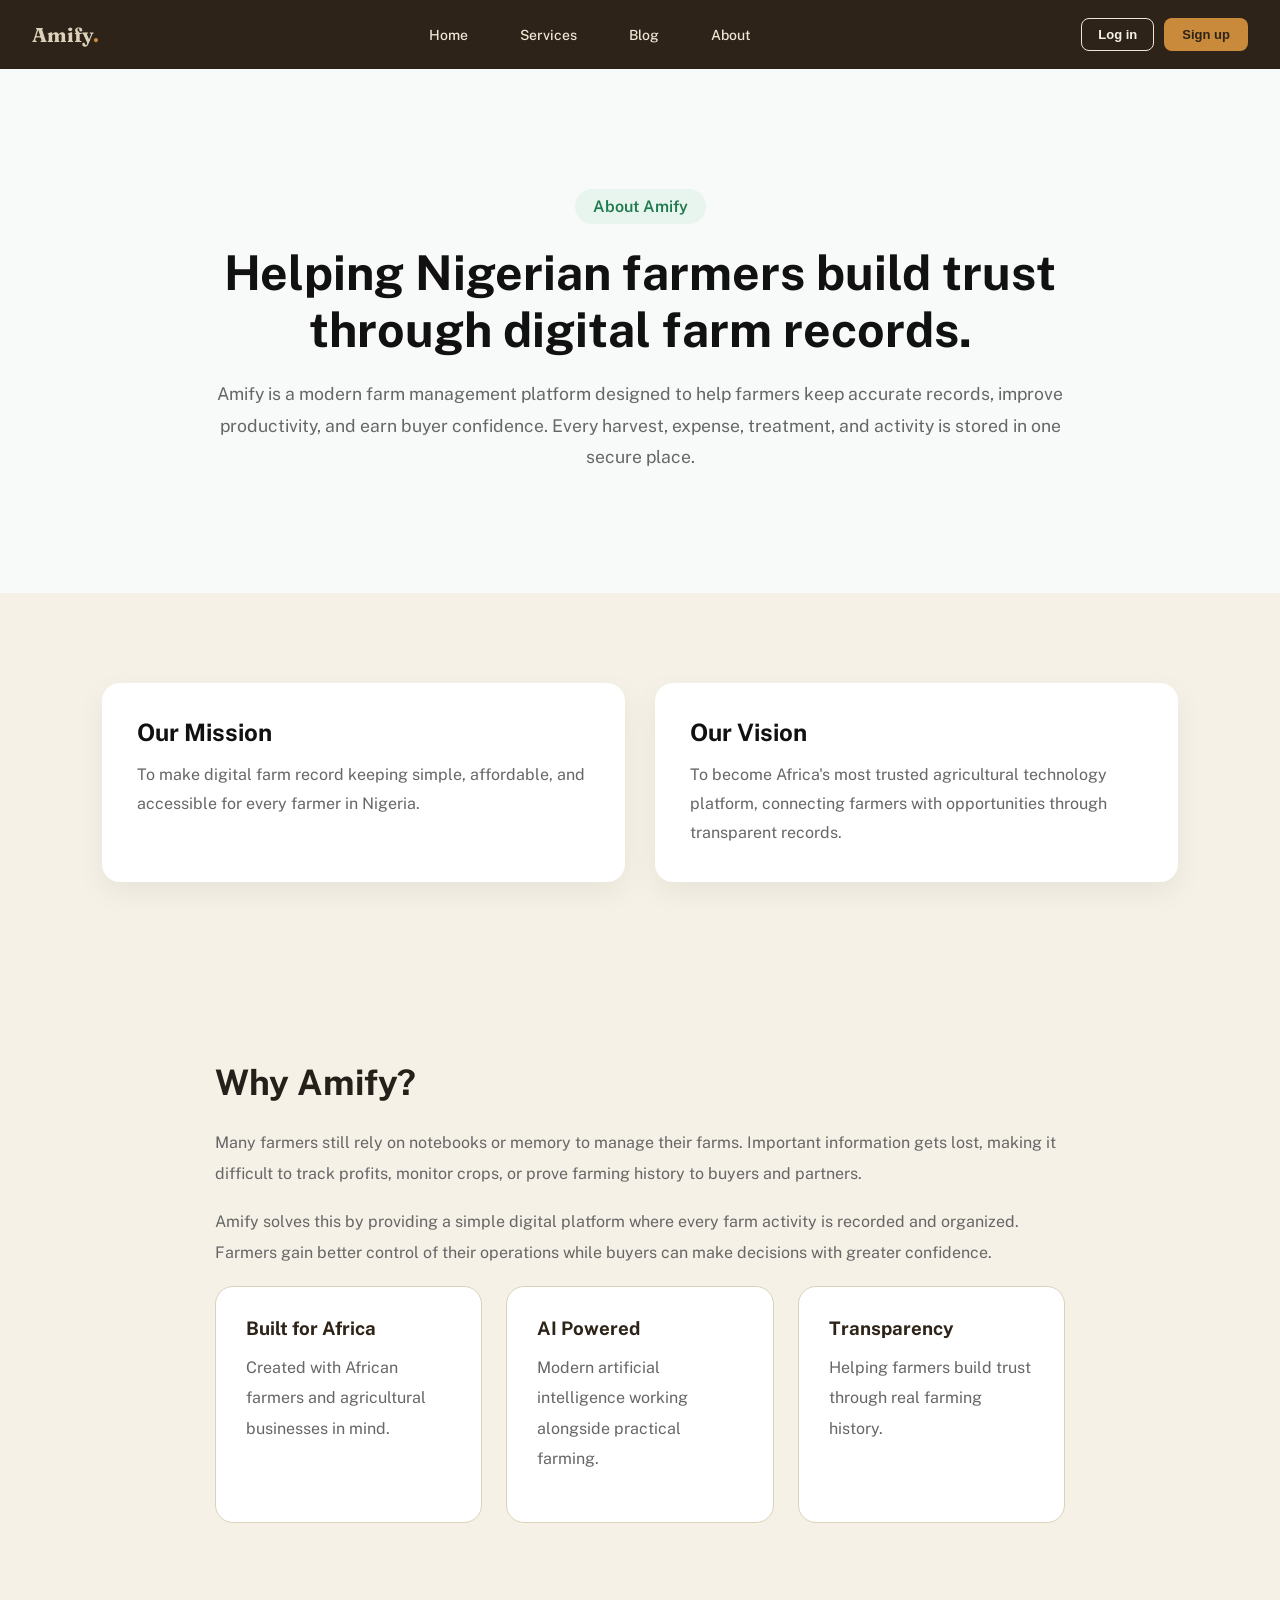
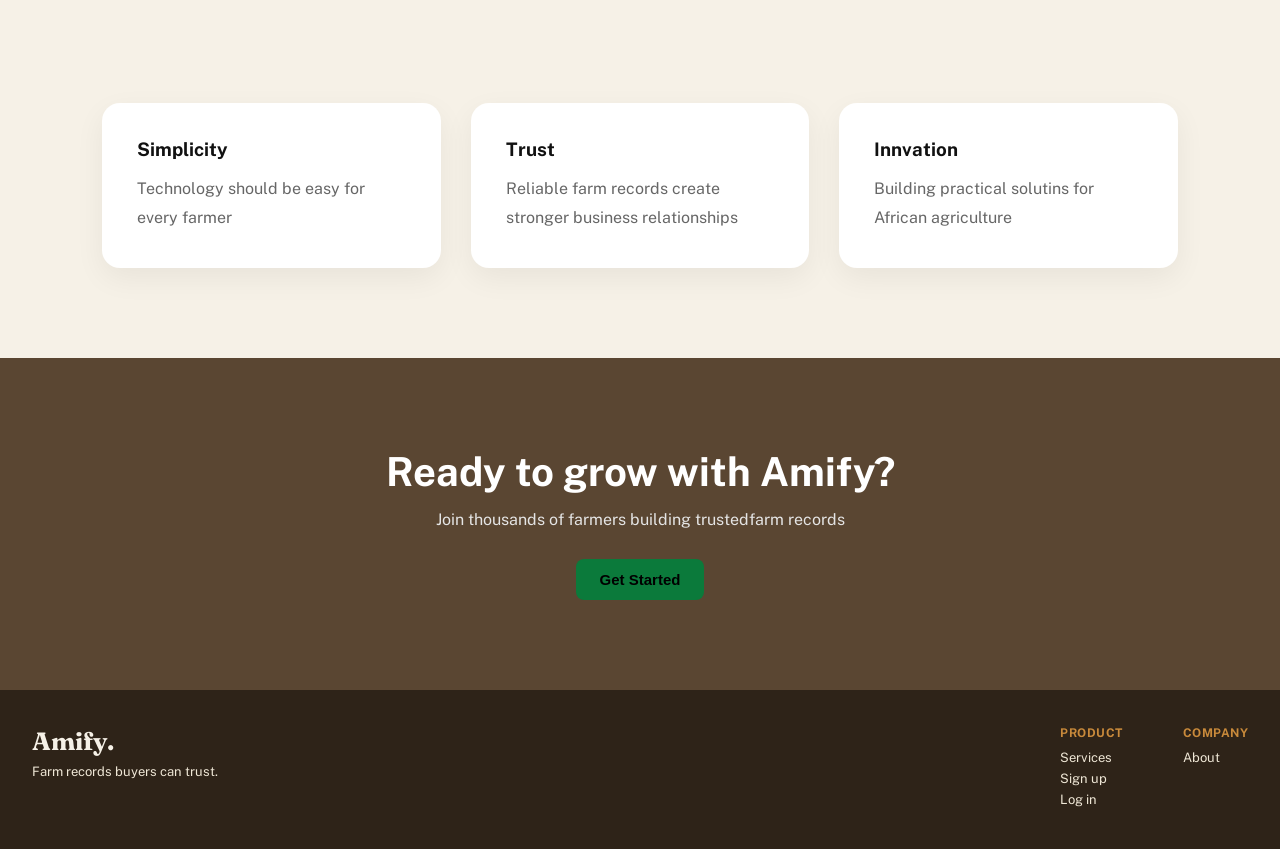
<file: about.html>
<!DOCTYPE html>
<html lang="en">
<head>
    <meta charset="UTF-8">
    <meta name="viewport" content="width=device-width, initial-scale=1.0">
    <title>About Amify</title>
    <link rel="stylesheet" href="about.css">
</head>
<body>
    <header class="site-header">
        <a href="index.html" class="brand">Amify<span>.</span></a>

        <nav class="site-nav">
            <a href="index.html">Home</a>
            <a href="services.html">Services</a>
            <a href="blog.html">Blog</a>
            <a href="about.html">About</a>
        </nav>

        <div class="header-actions">
            <a href="login.html"><button class="btn-outline">Log in</button></a>
            <a href="signup.html"><button class="btn-solid">Sign up</button></a>
        </div>
    </header>

    <section class="about-hero">
        <div class="about-container">
            <span class="tag">About Amify</span>
            <h1>Helping Nigerian farmers build trust through digital farm records.</h1>
            <p>
                Amify is a modern farm management platform designed to help farmers
                keep accurate records, improve productivity, and earn buyer confidence.
                Every harvest, expense, treatment, and activity is stored in one secure place.
            </p>
        </div>
    </section>

    <section class="mission-section">
        <div class="about-grid">
            <div class="card">
                <h2>Our Mission</h2>
                <p>
                    To make digital farm record keeping simple, affordable, and accessible
                    for every farmer in Nigeria.
                </p>
            </div>

            <div class="card">
                <h2>Our Vision</h2>
                <p>
                    To become Africa's most trusted agricultural technology platform,
                    connecting farmers with opportunities through transparent records.
                </p>
            </div>
        </div>
    </section>

    <section class="story-section">
        <div class="about-container">
            <h2>Why Amify?</h2>
            <p>
                Many farmers still rely on notebooks or memory to manage their farms.
                Important information gets lost, making it difficult to track profits,
                monitor crops, or prove farming history to buyers and partners.
            </p>

            <p>
                Amify solves this by providing a simple digital platform where every
                farm activity is recorded and organized. Farmers gain better control
                of their operations while buyers can make decisions with greater confidence.
            </p>

            <div class="why-grid">
                <div class="why-card">
                    <h3>Built for Africa</h3>
                    <p>
                        Created with African farmers and agricultural businesses in mind.
                    </p>
                </div>

                <div class="why-card">
                    <h3>AI Powered</h3>
                    <p>
                        Modern artificial intelligence working alongside practical farming.
                    </p>
                </div>

                <div class="why-card">
                    <h3>Transparency</h3>
                    <p>
                        Helping farmers build trust through real farming history.
                    </p>
                </div>
            </div>
        </div>
    </section>

    <section class="values">
        <div class="about-grid">
            <div class="card">
                <h3>Simplicity</h3>
                <p>Technology should be easy for every farmer</p>
            </div>

            <div class="card">
                <h3>Trust</h3>
                <p>Reliable farm records create stronger business relationships</p>
            </div>

            <div class="card">
                <h3>Innvation</h3>
                <p>Building practical solutins for African agriculture</p>
            </div>
        </div>
    </section>

    <section class="about-cta">
        <h2>Ready to grow with Amify?</h2>
        <p>Join thousands of farmers building trustedfarm records</p>
        
        <a href="signup.html">
            <button class="btn-large">Get Started</button>
        </a>
    </section>

    <footer class="site-footer">
        <div>
            <div class="fbrand">Amify.</div>
            <div>Farm records buyers can trust.</div>
        </div>

        <div class="footer-cols">
            <div class="footer-col">
                <h4>Product</h4>
                <a href="services.html">Services</a>
                <a href="signup.html">Sign up</a>
                <a href="login.html">Log in</a>
            </div>

            <div class="footer-col">
                <h4>Company</h4>
                <a href="about.html">About</a>
            </div>
        </div>
    </footer>
</body>
</html>
</file>
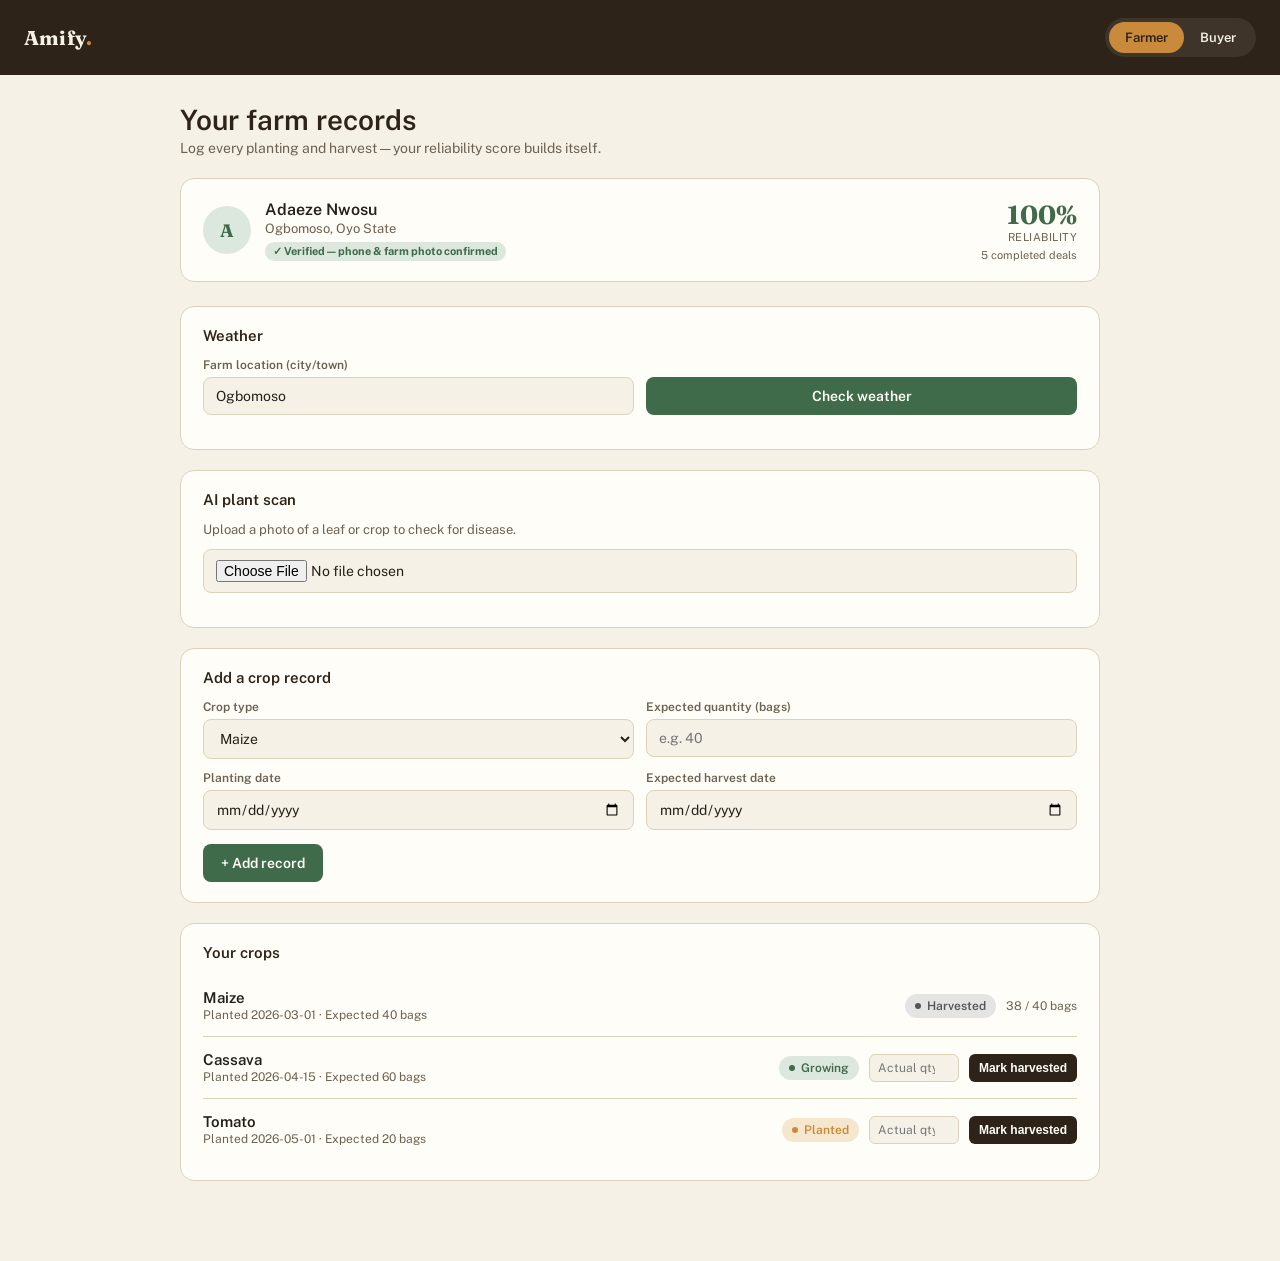
<file: dashboard.html>
<!DOCTYPE html>
<html lang="en">
<head>
    <meta charset="UTF-8">
    <meta name="viewport" content="width=device-width, initial-scale=1.0">
    <link rel="stylesheet" href="dashboard.css">
    <title>Dashboard</title>
</head>
<body>
    <div class="topbar">
        <div class="brand">Amify<span>.</span></div>
        <div class="toggle">
            <button class="active" id="tabFarmer" onclick="switchView('farmer')">Farmer</button>
            <button id="tabBuyer" onclick="switchView('buyer')">Buyer</button>
        </div>
    </div>

    <main>
        <div id="farmerView">
            <div class="section-head">
                <h1>Your farm records</h1>
                <p>Log every planting and harvest — your reliability score builds itself.</p>
            </div>

            <div class="profile-card">
                <div class="profile-left">
                    <div class="avatar" id="avatarInitial">A</div>
                    <div>
                        <div class="name">Adaeze Nwosu</div>
                        <div class="loc">Ogbomoso, Oyo State</div>
                        <div class="verified-badge">✓ Verified — phone & farm photo confirmed</div>
                    </div>
                </div>

                <div class="score-badge">
                    <div class="num" id="reliabilityScore">—</div>
                    <div class="label">Reliability</div>
                    <div class="deals-count" id="dealsCount">0 completed deals</div>
                </div>
            </div>
        
            <div class="card">
                <h3>Weather</h3>
                <div class="form-grid">
                    <div>
                        <label>Farm location (city/town)</label>
                        <input type="text" id="weatherCity" placeholder="e.g. Ogbomoso" value="Ogbomoso">
                    </div>

                    <div style="display: flex; align-items: flex-end;">
                        <button class="btn" style="margin-top: 0; width: 100%;" onclick="getWeather()">Check weather</button>
                    </div>
                </div>

                <div id="weatherResult" style="margin-top: 14px;"></div>
            </div>
            
            <div class="card">
                <h3>AI plant scan</h3>
                <p style="font-size: 13px; color: var(--ink-soft); margin-bottom: 12px;">Upload a photo of a leaf or crop to check for disease.</p>
                <input type="file" id="plantImage" accept="image/*" onchange="previewPlantImage()">

                <div id="plantPreviewWrap" style="margin-top:12px;display:none;">
                    <img id="plantPreview" style="max-width: 180px; border-radius: 10px; border: 1px solid var(--line); display: block; margin-bottom: 12px;">
                    <button class="btn harvest-btn" onclick="scanPlant()">Scan for disease</button>
                </div>

                <div id="plantResult" style="margin-top: 14px;"></div>
            </div>

            <div class="card">
                <h3>Add a crop record</h3>
                <div class="form-grid">
                    <div>
                        <label>Crop type</label>
                        <select id="cropType">
                            <option>Maize</option>
                            <option>Cassava</option>
                            <option>Yam</option>
                            <option>Rice</option>
                            <option>Tomato</option>
                            <option>Pepper</option>
                            <option>Beans</option>
                        </select>
                    </div>
        
                    <div>
                        <label>Expected quantity (bags)</label>
                        <input type="number" id="expectedQty" placeholder="e.g. 40">
                    </div>
        
                    <div>
                        <label>Planting date</label>
                        <input type="date" id="plantDate">
        
                    </div>
        
                    <div>
                        <label>Expected harvest date</label>
                        <input type="date" id="harvestDate">        
                    </div>
      
                </div>
                <button class="btn" onclick="addRecord()">+ Add record</button>
            </div>
            
            <div class="card">
                <h3>Your crops</h3>
                <div id="recordList"></div>
            </div>
        </div>

        <div id="buyerView" style="display: none;">
           <div class="section-head">
                <h1>Find reliable farmers</h1>
                <p>Filter by crop and location — reliability is based on real harvest history.</p>
            </div>

            <div class="filters">
                <select id="filterCrop" onchange="renderBuyerView()">
                    <option value="">All crops</option>
                    <option>Maize</option>
                    <option>Cassava</option>
                    <option>Yam</option>
                    <option>Rice</option>
                    <option>Tomato</option>
                </select> 
                <input type="text" id="filterLoc" placeholder="Search location..." oninput="renderBuyerView()">
            </div>
            <div class="farmer-grid" id="farmerGrid"></div>
        </div>
    </main>

    <div class="modal-overlay" id="chatOverlay">
        <div class="chat-modal">
            <div class="chat-head">
                <div>
                    <div class="cname" id="chatFarmerName"></div>
                    <div class="cloc" id="chatFarmerLoc"></div>
                </div>
                <button class="chat-close" onclick="closeChat()">×</button>
            </div>

            <div class="chat-body" id="chatBody"></div>

            <div class="chat-footer">
                <input type="text" id="chatInput" placeholder="Type a message..." onkeydown="if(event.key==='Enter')sendMessage()">
                <button onclick="sendMessage()">Send</button>
            </div>

            <div class="deal-bar">
                <button id="dealBtn" onclick="markDealComplete()">Mark deal completed</button>
                <div class="note">Confirms the deal happened through Amify — boosts this farmer's reliability score.</div>
            </div>
        </div>
    </div>

    <script src="dashboard.js"></script>
 </body>
</html>
</file>
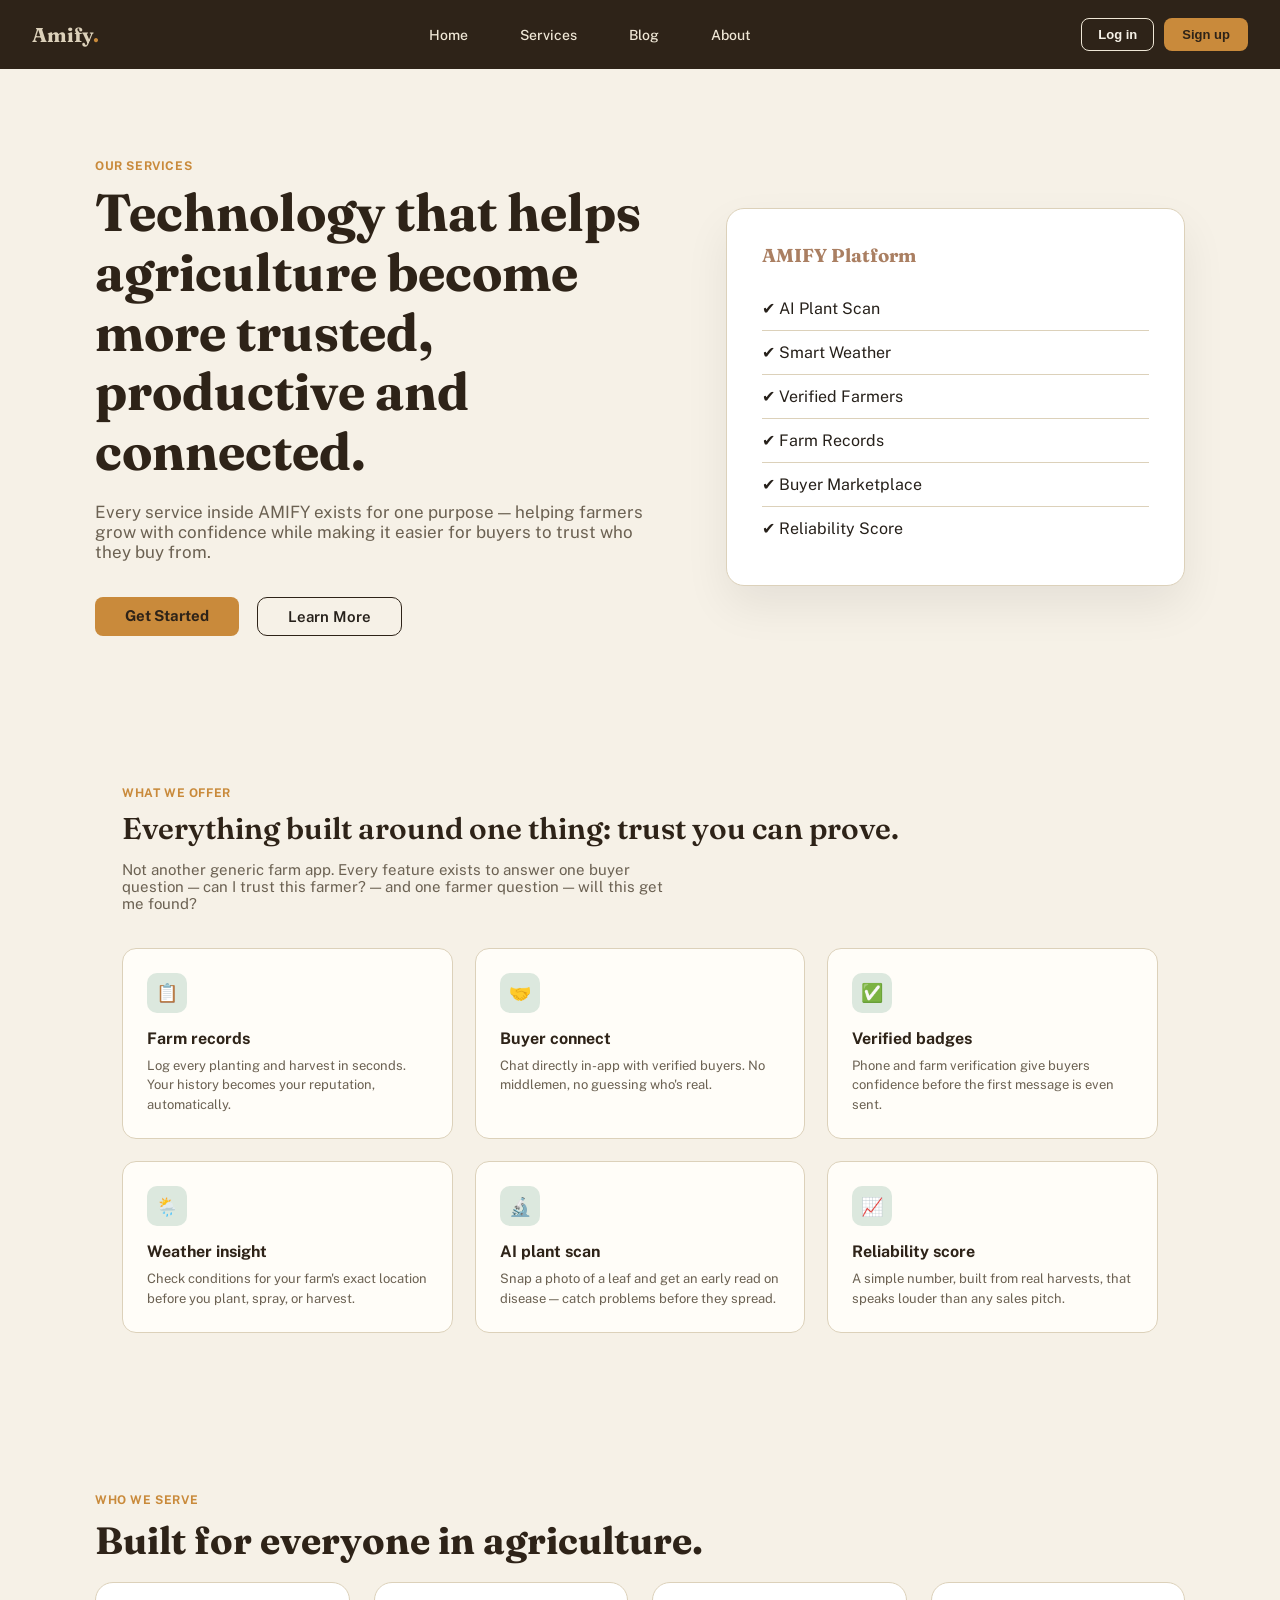
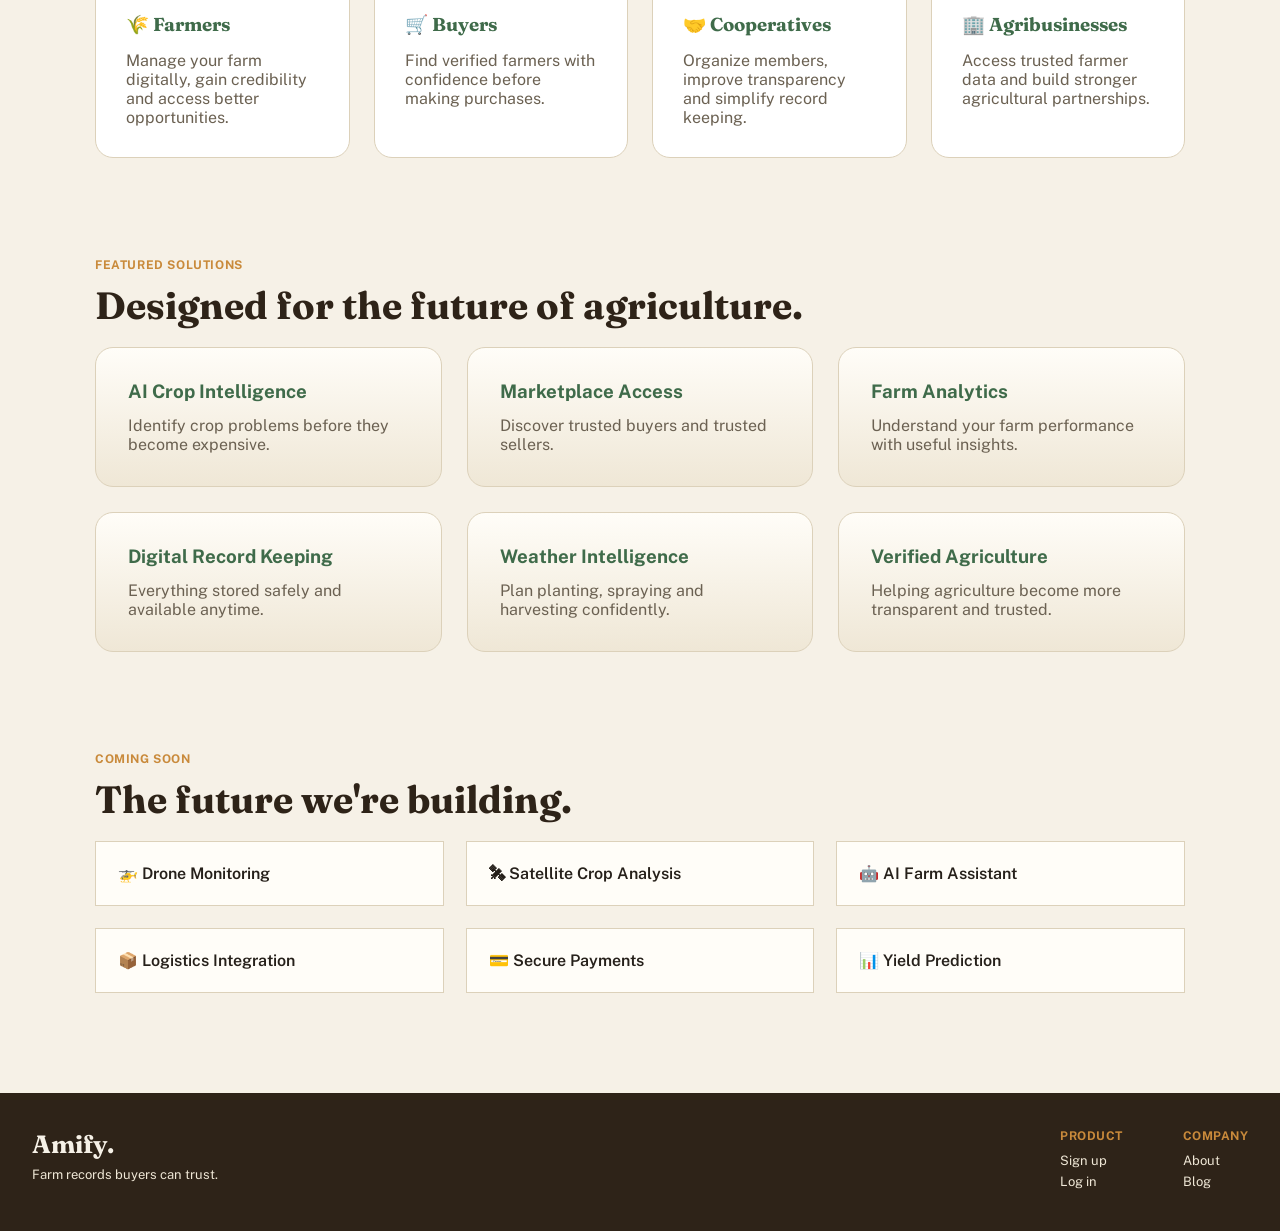
<file: services.html>
<!DOCTYPE html>
<html lang="en">
<head>
    <meta charset="UTF-8">
    <meta name="viewport" content="width=device-width, initial-scale=1.0">
    <link rel="stylesheet" href="services.css">
    <title>Services</title>
</head>
<body>
    <header class="site-header">
        <a href="index.html" class="brand">Amify<span>.</span></a>

        <nav class="site-nav">
            <a href="index.html">Home</a>
            <a href="services.html">Services</a>
            <a href="blog.html">Blog</a>
            <a href="about.html">About</a>
        </nav>

        <div class="header-actions">
            <a href="login.html"><button class="btn-outline">Log in</button></a>
            <a href="signup.html"><button class="btn-solid">Sign up</button></a>
        </div>
    </header>

    <section class="hero-services">
        <div class="hero-content">
            <p class="section-label">Our Services</p>
            <h1>Technology that helps agriculture become more trusted, productive and connected.</h1>
            <p class="lead">
                Every service inside AMIFY exists for one purpose — helping farmers grow with confidence while making it easier for buyers to trust who they buy from.
            </p>

            <div class="hero-buttons">
                <a href="signup.html" class="btn-solid">Get Started</a>
                <a href="about.html" class="btn-dark">Learn More</a>
            </div>
        </div>

        <div class="hero-image">
            <div class="hero-card">
                <h3>AMIFY Platform</h3>
                <ul>
                    <li>✔ AI Plant Scan</li>
                    <li>✔ Smart Weather</li>
                    <li>✔ Verified Farmers</li>
                    <li>✔ Farm Records</li>
                    <li>✔ Buyer Marketplace</li>
                    <li>✔ Reliability Score</li>
                </ul>

            </div>
        </div>

        
    </section>

    <section class="section" id="offer">
        <div class="section-label">
            What we offer
        </div>
            
        <h2>Everything built around one thing: trust you can prove.</h2>
            
        <p class="lead">
            Not another generic farm app. Every feature exists to answer one buyer question — can I trust this farmer? — and one farmer question — will this get me found?
        </p>

        <div class="offer-grid">
            <div class="offer-card">
                <div class="icon">📋</div>
                <h3>Farm records</h3>
                <p>Log every planting and harvest in seconds. Your history becomes your reputation, automatically.</p>
            </div>

            <div class="offer-card">
                <div class="icon">🤝</div>
                <h3>Buyer connect</h3>
                <p>Chat directly in-app with verified buyers. No middlemen, no guessing who's real.</p>
            </div>

            <div class="offer-card">
                <div class="icon">✅</div>
                <h3>Verified badges</h3>
                <p>Phone and farm verification give buyers confidence before the first message is even sent.</p>
            </div>

            <div class="offer-card">
                <div class="icon">🌦️</div>
                <h3>Weather insight</h3>
                <p>Check conditions for your farm's exact location before you plant, spray, or harvest.</p>
            </div>

            <div class="offer-card">
                <div class="icon">🔬</div>
                <h3>AI plant scan</h3>
                <p>Snap a photo of a leaf and get an early read on disease — catch problems before they spread.</p>
            </div>

            <div class="offer-card">
                <div class="icon">📈</div>
                <h3>Reliability score</h3>
                <p>A simple number, built from real harvests, that speaks louder than any sales pitch.</p>
            </div>
        </div>
    </section>

    <section class="who-we-serve">
        <div class="section-label">Who We Serve</div>
        <h2>Built for everyone in agriculture.</h2>
        <div class="serve-grid">
            <div class="serve-card">
                <h3>🌾 Farmers</h3>
                <p>
                    Manage your farm digitally, gain credibility and access better opportunities.
                </p>

            </div>

            <div class="serve-card">
                <h3>🛒 Buyers</h3>
                <p>
                    Find verified farmers with confidence before making purchases.
                </p>
            </div>

            <div class="serve-card">
                <h3>🤝 Cooperatives</h3>
                <p>
                    Organize members, improve transparency and simplify record keeping.
                </p>
            </div>

            <div class="serve-card">
                <h3>🏢 Agribusinesses</h3>
                <p>
                    Access trusted farmer data and build stronger agricultural partnerships.
                </p>
            </div>
        </div>
    </section>

    <section class="featured">
        <div class="section-label">Featured Solutions</div>
        <h2>Designed for the future of agriculture.</h2>
        <div class="feature-grid">


            <div class="feature-box">
                <h3>AI Crop Intelligence</h3>
                <p>Identify crop problems before they become expensive.</p>
            </div>

            <div class="feature-box">
                <h3>Marketplace Access</h3>
                <p>Discover trusted buyers and trusted sellers.</p>
            </div>

            <div class="feature-box">
                <h3>Farm Analytics</h3>
                <p>Understand your farm performance with useful insights.</p>
            </div>

            <div class="feature-box">
                <h3>Digital Record Keeping</h3>
                <p>Everything stored safely and available anytime.</p>
            </div>

            <div class="feature-box">
                <h3>Weather Intelligence</h3>
                <p>Plan planting, spraying and harvesting confidently.</p>
            </div>

            <div class="feature-box">
                <h3>Verified Agriculture</h3>
                <p>Helping agriculture become more transparent and trusted.</p>
            </div>
        </div>
    </section>

    <section class="coming-soon">
        <div class="section-label">Coming Soon</div>
        <h2>The future we're building.</h2>
        
        <div class="coming-grid">
            <div>🚁 Drone Monitoring</div>

            <div>🛰 Satellite Crop Analysis</div>
            
            <div>🤖 AI Farm Assistant</div>

            <div>📦 Logistics Integration</div>

            <div>💳 Secure Payments</div>

            <div>📊 Yield Prediction</div>
        </div>
    </section>

    <footer class="site-footer">
        <div>
            <div class="fbrand">Amify.</div>
            <div>Farm records buyers can trust.</div>
        </div>

        <div class="footer-cols">
            <div class="footer-col">
                <h4>Product</h4>
                <a href="signup.html">Sign up</a>
                <a href="login.html">Log in</a>
            </div>

            <div class="footer-col">
                <h4>Company</h4>
                <a href="about.html">About</a>
                <a href="blog.html">Blog</a>
            </div>
        </div>
    </footer>
    <script src="services.js"></script>
</body>
</html>
</file>
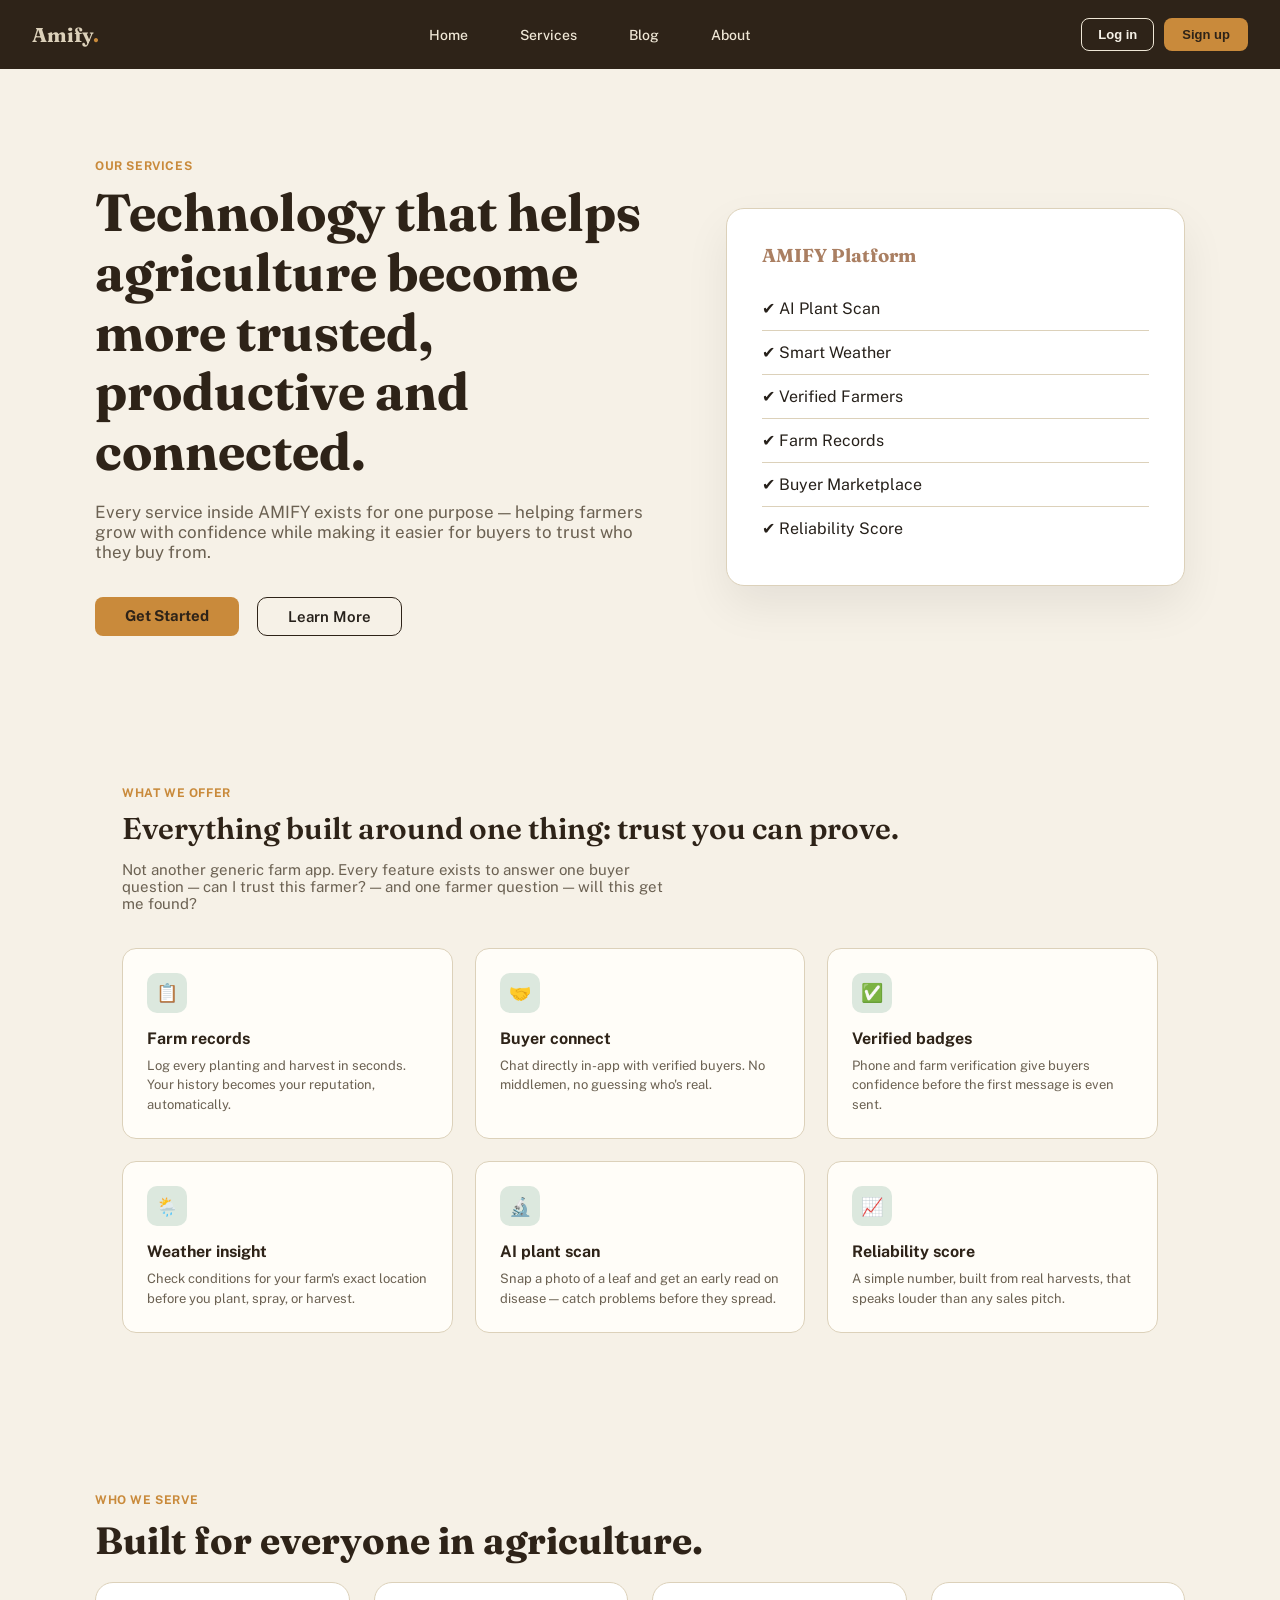
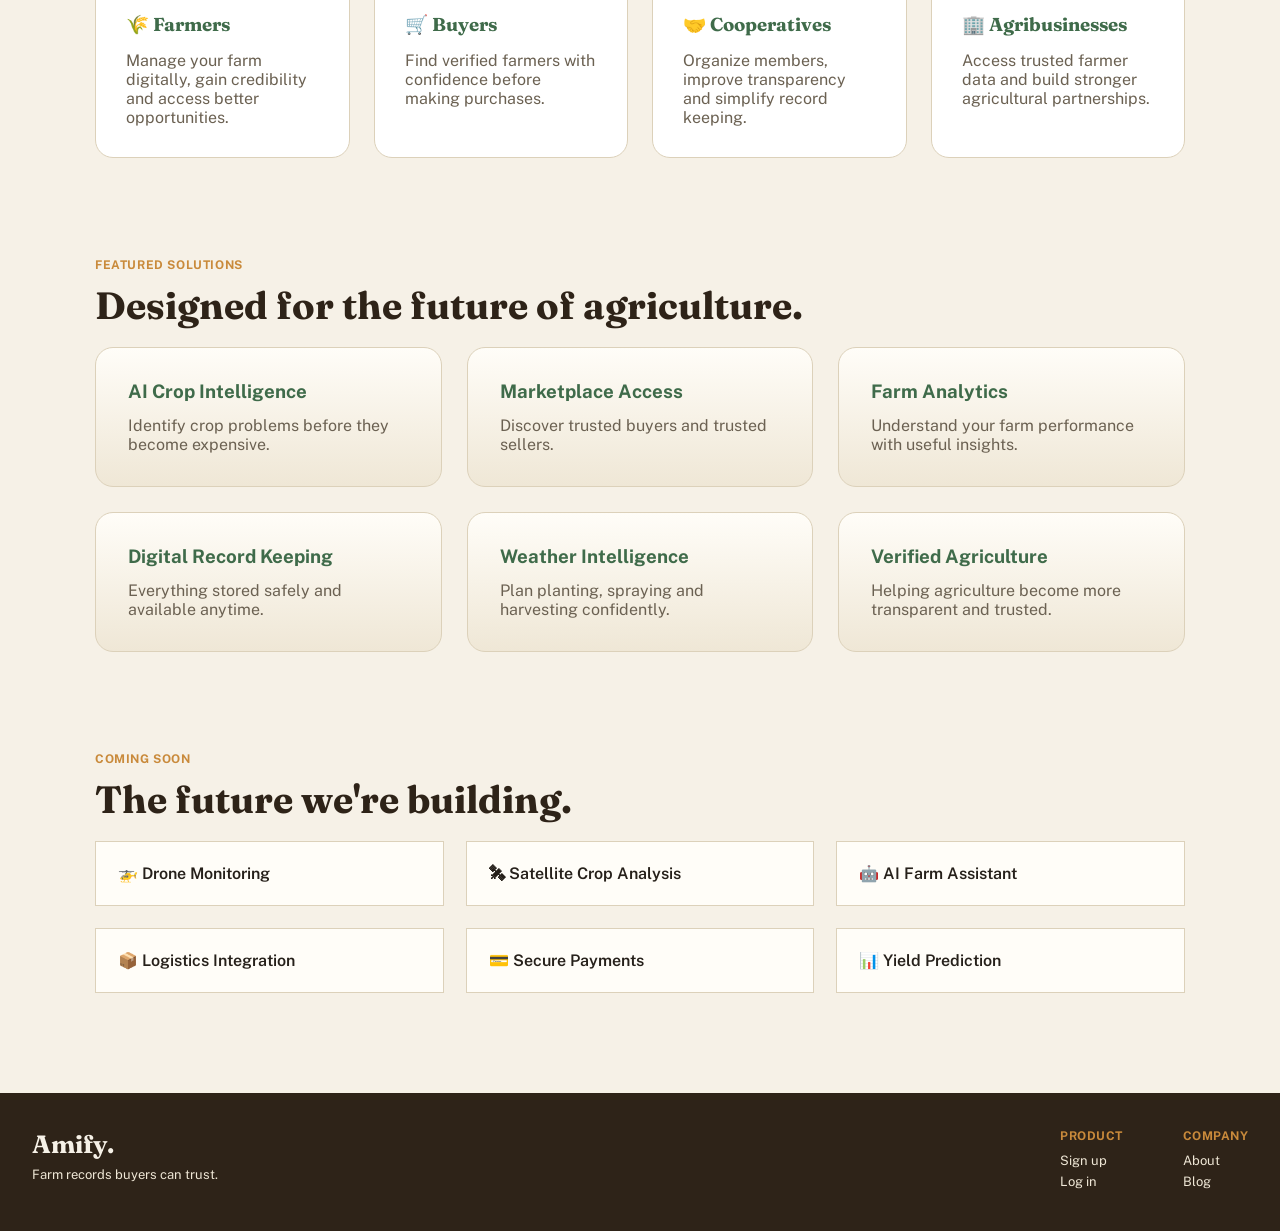
<file: Front-end/services.html>
<!DOCTYPE html>
<html lang="en">
<head>
    <meta charset="UTF-8">
    <meta name="viewport" content="width=device-width, initial-scale=1.0">
    <link rel="stylesheet" href="services.css">
    <title>Services</title>
</head>
<body>
    <header class="site-header">
        <a href="index.html" class="brand">Amify<span>.</span></a>

        <nav class="site-nav">
            <a href="index.html">Home</a>
            <a href="Services.html">Services</a>
            <a href="Blog.html">Blog</a>
            <a href="About.html">About</a>
        </nav>

        <div class="header-actions">
            <a href="login.html"><button class="btn-outline">Log in</button></a>
            <a href="signup.html"><button class="btn-solid">Sign up</button></a>
        </div>
    </header>

    <section class="hero-services">
        <div class="hero-content">
            <p class="section-label">Our Services</p>
            <h1>Technology that helps agriculture become more trusted, productive and connected.</h1>
            <p class="lead">
                Every service inside AMIFY exists for one purpose — helping farmers grow with confidence while making it easier for buyers to trust who they buy from.
            </p>

            <div class="hero-buttons">
                <a href="signup.html" class="btn-solid">Get Started</a>
                <a href="about.html" class="btn-dark">Learn More</a>
            </div>
        </div>

        <div class="hero-image">
            <div class="hero-card">
                <h3>AMIFY Platform</h3>
                <ul>
                    <li>✔ AI Plant Scan</li>
                    <li>✔ Smart Weather</li>
                    <li>✔ Verified Farmers</li>
                    <li>✔ Farm Records</li>
                    <li>✔ Buyer Marketplace</li>
                    <li>✔ Reliability Score</li>
                </ul>

            </div>
        </div>

        
    </section>

    <section class="section" id="offer">
        <div class="section-label">
            What we offer
        </div>
            
        <h2>Everything built around one thing: trust you can prove.</h2>
            
        <p class="lead">
            Not another generic farm app. Every feature exists to answer one buyer question — can I trust this farmer? — and one farmer question — will this get me found?
        </p>

        <div class="offer-grid">
            <div class="offer-card">
                <div class="icon">📋</div>
                <h3>Farm records</h3>
                <p>Log every planting and harvest in seconds. Your history becomes your reputation, automatically.</p>
            </div>

            <div class="offer-card">
                <div class="icon">🤝</div>
                <h3>Buyer connect</h3>
                <p>Chat directly in-app with verified buyers. No middlemen, no guessing who's real.</p>
            </div>

            <div class="offer-card">
                <div class="icon">✅</div>
                <h3>Verified badges</h3>
                <p>Phone and farm verification give buyers confidence before the first message is even sent.</p>
            </div>

            <div class="offer-card">
                <div class="icon">🌦️</div>
                <h3>Weather insight</h3>
                <p>Check conditions for your farm's exact location before you plant, spray, or harvest.</p>
            </div>

            <div class="offer-card">
                <div class="icon">🔬</div>
                <h3>AI plant scan</h3>
                <p>Snap a photo of a leaf and get an early read on disease — catch problems before they spread.</p>
            </div>

            <div class="offer-card">
                <div class="icon">📈</div>
                <h3>Reliability score</h3>
                <p>A simple number, built from real harvests, that speaks louder than any sales pitch.</p>
            </div>
        </div>
    </section>

    <section class="who-we-serve">
        <div class="section-label">Who We Serve</div>
        <h2>Built for everyone in agriculture.</h2>
        <div class="serve-grid">
            <div class="serve-card">
                <h3>🌾 Farmers</h3>
                <p>
                    Manage your farm digitally, gain credibility and access better opportunities.
                </p>

            </div>

            <div class="serve-card">
                <h3>🛒 Buyers</h3>
                <p>
                    Find verified farmers with confidence before making purchases.
                </p>
            </div>

            <div class="serve-card">
                <h3>🤝 Cooperatives</h3>
                <p>
                    Organize members, improve transparency and simplify record keeping.
                </p>
            </div>

            <div class="serve-card">
                <h3>🏢 Agribusinesses</h3>
                <p>
                    Access trusted farmer data and build stronger agricultural partnerships.
                </p>
            </div>
        </div>
    </section>

    <section class="featured">
        <div class="section-label">Featured Solutions</div>
        <h2>Designed for the future of agriculture.</h2>
        <div class="feature-grid">


            <div class="feature-box">
                <h3>AI Crop Intelligence</h3>
                <p>Identify crop problems before they become expensive.</p>
            </div>

            <div class="feature-box">
                <h3>Marketplace Access</h3>
                <p>Discover trusted buyers and trusted sellers.</p>
            </div>

            <div class="feature-box">
                <h3>Farm Analytics</h3>
                <p>Understand your farm performance with useful insights.</p>
            </div>

            <div class="feature-box">
                <h3>Digital Record Keeping</h3>
                <p>Everything stored safely and available anytime.</p>
            </div>

            <div class="feature-box">
                <h3>Weather Intelligence</h3>
                <p>Plan planting, spraying and harvesting confidently.</p>
            </div>

            <div class="feature-box">
                <h3>Verified Agriculture</h3>
                <p>Helping agriculture become more transparent and trusted.</p>
            </div>
        </div>
    </section>

    <section class="coming-soon">
        <div class="section-label">Coming Soon</div>
        <h2>The future we're building.</h2>
        
        <div class="coming-grid">
            <div>🚁 Drone Monitoring</div>

            <div>🛰 Satellite Crop Analysis</div>
            
            <div>🤖 AI Farm Assistant</div>

            <div>📦 Logistics Integration</div>

            <div>💳 Secure Payments</div>

            <div>📊 Yield Prediction</div>
        </div>
    </section>

    <footer class="site-footer">
        <div>
            <div class="fbrand">Amify.</div>
            <div>Farm records buyers can trust.</div>
        </div>

        <div class="footer-cols">
            <div class="footer-col">
                <h4>Product</h4>
                <a href="signup.html">Sign up</a>
                <a href="login.html">Log in</a>
            </div>

            <div class="footer-col">
                <h4>Company</h4>
                <a href="about.html">About</a>
                <a href="blog.html">Blog</a>
            </div>
        </div>
    </footer>
    <script src="services.js"></script>
</body>
</html>
</file>
<file: about.css>
@import url('https://fonts.googleapis.com/css2?family=Fraunces:opsz,wght@9..144,400;9..144,600;9..144,700&family=Public+Sans:wght@400;500;600;700&display=swap');

:root{
  --loam: #2E2318;
  --soil: #5A4632;
  --growth: #3F6B4A;
  --growth-light: #DCE8DE;
  --harvest: #C98A3B;
  --harvest-light: #F5E6CE;
  --paper: #F6F1E7;
  --paper-2: #EFE7D6;
  --ink: #26201A;
  --ink-soft: #6B6152;
  --line: #DCD1BA;
  --white: #FFFDF8;
}

*{
  box-sizing: border-box;
  margin: 0;
  padding: 0;
}

body{
    font-family:'Public Sans',sans-serif;
    background: var(--paper);
    color: var(--ink);
}

.site-header{
    display: flex;
    justify-content: center;
    justify-content: space-between;
    align-items: center;
    padding: 18px 32px;
    background: var(--loam);
    color: var(--paper-2);
    position: sticky;
    top: 0;
    z-index: 20;
}

.site-nav a{
    padding: 8px 12px;
    border-radius: 6px;
    transition: background 0.15s;
    font-size: 14px;
    font-weight: 500;
    color: var(--paper-2);
    text-decoration: none;
}

.site-nav a:hover{
    background: rgba(255,255,255,0.08);
    color: var(--white);
}

.site-header .brand{
    font-family: 'Fraunces',serif;
    font-weight: 700;
    font-size: 20px;
    color: var(--line);
    text-decoration: none;
}

.brand span{
  color: var(--harvest);
}

.site-nav{
    display: flex;
    align-items: center;
    gap: 28px;
}

.header-actions{
    display: flex;
    align-items: center;
    gap: 10px;
}

.btn-outline{
    border: 1px solid var(--paper-2);
    color: var(--paper);
    background :transparent;
    padding: 8px 16px;
    border-radius: 8px;
    font-size: 13px;
    font-weight: 600;
    cursor :pointer;
}

.btn-outline:hover{
    border-color: var(--white);
    background: rgba(255,255,255,0.06);
}

.btn-solid{
    background: var(--harvest);
    color: var(--loam);
    border: none;
    padding: 9px 18px;
    border-radius: 8px;
    font-size: 13px;
    font-weight:700;
    cursor: pointer;
}

.btn-solid:hover{
    background: #DDA35C;
}

.about-hero{
    padding: 120px 8%;
    text-align: center;
    background: #f7faf8;
}

.about-container{
    max-width: 850px;
    margin: auto;
}

.tag{
    display: inline-block;
    padding: 8px 18px;
    background: #e8f5ee;
    color: #1f7a4d;
    border-radius: 50px;
    font-weight: 600;
    margin-bottom: 20px;
}

.about-hero h1{
    font-size: 3rem;
    margin-bottom: 20px;
    color: #111;
}

.about-hero p{
    font-size: 1.1rem;
    line-height: 1.8;
    color: #666;
}

.mission-section,
.story-section,
.values{
    padding: 90px 8%;
}

.about-grid{
    display: grid;
    grid-template-columns: repeat(auto-fit,minmax(280px,1fr));
    gap: 30px;
}

.why-grid{
    display: grid;
    grid-template-columns: repeat(auto-fit,minmax(250px,1fr));
    gap: 24px;
}

.why-card{
    background: white;
    padding: 30px;
    border-radius: 18px;
    border: 1px solid var(--line);
    transition: .35s;
}

.why-card:hover{
    background: var(--growth);
    color: white;
}

.why-card:hover h3,
.why-card:hover p{
    color: white;
}

.why-card h3{
    color: var(--loam);
    margin-bottom: 14px;
}

.why-card p{
    color: var(--ink-soft);
}

.card{
    background: #fff;
    padding: 35px;
    border-radius: 18px;
    box-shadow: 0 10px 30px rgba(0,0,0,.06);
}

.card h2,
.card h3{
    margin-bottom: 15px;
    color: #111;
}

.card p{
    color: #666;
    line-height: 1.8;
}

.story-section h2{
    margin-bottom: 25px;
    font-size: 2.2rem;
}

.story-section p{
    margin-bottom: 18px;
    line-height: 1.9;
    color: #666;
}

.about-cta{
    background: var(--soil);
    color: white;
    padding: 90px 8%;
    text-align: center;
}

.about-cta h2{
    font-size: 2.5rem;
    margin-bottom: 15px;
}

.about-cta p{
    margin-bottom: 30px;
    color: #e5e5e5;
}

.about-cta a button{
    padding: 12px 24px;
    border-radius: 8px;
    border: none;
    font-size: 15px;
    font-weight: 600;
    background-color: #0b7a3b;
}

.about-cta a button:hover{
    background-color: #096330;
    cursor: pointer;
    transition: .3s ease-in-out;
    padding: 12px 24px;
}

.site-footer{
    background: var(--loam);
    color: var(--paper-2);
    padding: 36px 32px;
    display: flex;
    justify-content: space-between;
    flex-wrap: wrap;
    gap: 20px;
    font-size: 13px;
}

.site-footer .fbrand{
    font-family: 'Fraunces',serif;
    font-weight: 700;
    color: var(--paper);
    font-size: 25px;
    margin-bottom: 8px;
}

.footer-cols{
    display: flex;
    gap: 60px;
    flex-wrap: wrap;
}

.footer-col h4{
    font-size: 12px;
    text-transform: uppercase;
    letter-spacing: 0.5px;
    color: var(--harvest);
    margin-bottom: 10px;
}

.footer-col a{
    display: block;
    margin-bottom: 6px;
    color: var(--paper-2);
    text-decoration: none;
}

.footer-col a:hover{
    color: var(--harvest);
    transform: translateX(5px);
    transition: .3s ease-in-out;
}

@media (max-width:768px){

.site-header{
    flex-direction: column;
    gap: 15px;
    text-align: center;
}

.site-nav{
    flex-wrap: wrap;
    justify-content: center;
    gap: 15px;
}

.site-footer{
    flex-direction: column;
    text-align: center;
}

.footer-cols{
    justify-content: center;
}
}
</file>
<file: dashboard.css>
@import url('https://fonts.googleapis.com/css2?family=Fraunces:opsz,wght@9..144,400;9..144,600;9..144,700&family=Public+Sans:wght@400;500;600;700&display=swap');

:root{
  --loam: #2E2318;
  --soil: #5A4632;
  --growth: #3F6B4A;
  --growth-light: #DCE8DE;
  --harvest: #C98A3B;
  --harvest-light: #F5E6CE;
  --paper: #F6F1E7;
  --paper-2: #EFE7D6;
  --ink: #26201A;
  --ink-soft: #6B6152;
  --line: #DCD1BA;
  --white: #FFFDF8;
}

*{
  box-sizing: border-box;
  margin: 0;
  padding: 0;
}

body{
    font-family:'Public Sans',sans-serif;
    background: var(--paper);
    color: var(--ink);
}

.topbar{
    display: flex;
    justify-content: space-between;
    align-items: center;
    padding: 18px 24px;
    background: var(--loam);
    color: var(--paper);
    position: sticky;
    width: 100%;
    top: 0%;
 }
  
.topbar .brand{
    font-family: 'Fraunces',serif;
    font-weight: 700;
    font-size: 20px;
    letter-spacing: 0.2px;
}
  
.brand span{
    color: var(--harvest);
}
  
.toggle{
    display: flex;
    background: rgba(255,255,255,0.08);
    border-radius: 999px;
    padding: 4px;
}

.toggle button{
    border: none;
    background: transparent;
    color: var(--paper);
    padding: 8px 16px;
    border-radius: 999px;
    font-size: 13px;
    font-weight: 600;
    cursor: pointer;
    font-family: 'Public Sans',sans-serif;
}

.toggle button.active{
    background: var(--harvest);
    color: var(--loam);
}

main{
    max-width: 960px;
    margin: 0 auto;
    padding: 28px 20px 60px;
}

.section-head{
    margin-bottom: 22px;
}
  
.section-head h1{
    font-size: 28px;
    font-weight: 600;
    color: var(--loam);
}
  
.section-head p{
    color: var(--ink-soft);
    font-size: 14px;
    margin-top: 4px;
}

.profile-card{
    background: var(--white);
    border: 1px solid var(--line);
    border-radius: 14px;
    padding: 20px 22px;
    display: flex;
    align-items: center;
    justify-content: space-between;
    margin-bottom: 24px;
}

.profile-left{
    display: flex;
    align-items: center;
    gap: 14px;
}
  
.avatar{
    width: 48px;
    height: 48px;
    border-radius: 50%;
    background: var(--growth-light);
    display: flex;
    align-items: center;
    justify-content: center;
    font-family: 'Fraunces',serif;
    font-weight: 700;
    color: var(--growth);
    font-size: 18px;
}

.profile-left .name{
    font-weight: 600;
    font-size: 16px;
}
  
.profile-left .loc{
    color: var(--ink-soft);
    font-size: 13px;
    margin-top:2px;
}
  
.score-badge{
    text-align: right;
}
  
.score-badge .num{
    font-family: 'Fraunces',serif;
    font-size: 26px;
    font-weight: 700;
    color: var(--growth);
}

.score-badge .label{
    font-size: 11px;
    color: var(--ink-soft);
    text-transform: uppercase;
    letter-spacing: 0.5px;
}

.card{
    background: var(--white);
    border: 1px solid var(--line);
    border-radius: 14px;
    padding: 20px 22px;
    margin-bottom: 20px;
}

.card h3{
    font-size: 15px;
    font-weight: 600;
    margin-bottom: 14px;
    color: var(--loam);
}
  
.form-grid{
    display: grid;
    grid-template-columns: 1fr 1fr;
    gap: 12px;
}
  
.form-grid.full{
    grid-template-columns: 1fr;
}
  
label{
    font-size: 12px;
    color: var(--ink-soft);
    display: block;
    margin-bottom: 5px;
    font-weight: 600;
}
  
input,select{
    width: 100%;
    padding: 10px 12px;
    border: 1px solid var(--line);
    border-radius: 8px;
    font-family: 'Public Sans',sans-serif;
    font-size: 14px;
    background: var(--paper);
    color: var(--ink);
}
  
input:focus,select:focus{
    outline: 2px solid var(--growth);
    outline-offset: 1px;
    border-color: var(--growth);
}
  
.btn{
    background: var(--growth);
    color: var(--white);
    border: none;
    border-radius: 8px;
    padding: 11px 18px;
    font-weight: 600;
    font-size: 14px;
    cursor: pointer;
    margin-top: 14px;
    font-family: 'Public Sans',sans-serif;
}
  
.btn:hover{
    background: #345a3e;
}

.btn.harvest-btn{
    background: var(--harvest);
}
  
.btn.harvest-btn:hover{
    background: #b57a2f;
}

.record{
    display: flex;
    align-items: center;
    justify-content: space-between;
    padding: 14px 0;
    border-bottom: 1px solid var(--line);
}
  
.record:last-child{
    border-bottom: none;
}
  
.record-left .crop{
    font-weight: 600;
    font-size: 15px;
}
  
.record-left .meta{
    font-size: 12px;
    color: var(--ink-soft);
    margin-top: 2px;
}
  
.stage{
    display: flex;
    align-items: center;
    gap: 6px;
    font-size: 12px;
    font-weight: 600;
    padding: 5px 10px;
    border-radius: 999px;
}
  
.stage.planted{
    background: var(--harvest-light);
    color: var(--harvest);
}
  
.stage.growing{
    background: var(--growth-light);
    color: var(--growth);
}
  
.stage.harvested{
    background: #E4E4E4;
    color: #555;
}
  
.stage-dot{
    width: 6px;
    height: 6px;
    border-radius: 50%;
    background: currentColor;
}
  
.record-actions{
    display: flex;
    align-items:center;
    gap: 10px; 
}
  
.mini-input{
    width: 90px;
    padding: 6px 8px;
    font-size: 12px;
    border: 1px solid var(--line);
    border-radius: 6px;
}
  
.mini-btn{
    background:  var(--loam);
    color: var(--white);
    border: none;
    border-radius: 6px;
    padding: 7px 10px;
    font-size: 12px;
    cursor: pointer;
    font-weight: 600;
}
  
.empty{
    color: var(--ink-soft);
    font-size: 13px;
    padding: 10px 0;
}

.filters{
    display: flex;
    gap: 10px;
    margin-bottom: 20px;
}
  
.filters select,.filters input{
    flex: 1;
}
  
.farmer-grid{
    display: grid;
    grid-template-columns: 1fr 1fr;
    gap: 16px;
}
  
.farmer-card{
    background :var(--white);
    border: 1px solid var(--line);
    border-radius: 14px;
    padding: 18px;
}
  
.farmer-card .top{
    display: flex;
    justify-content: space-between;
    align-items: flex-start;
}
  
  
.farmer-card .fname{
    font-weight: 600;
    font-size: 15px;
}
  
.farmer-card .floc{
    font-size: 12px;
    color: var(--ink-soft);
    margin-top: 2px;
}
  
.rel-pill{
    font-size: 12px;
    font-weight: 700;
    padding: 4px 9px;
    border-radius: 999px;
    background: var(--growth-light);
    color: var(--growth);
}
  
.crop-tags{
    display: flex;
    flex-wrap: wrap;
    gap: 6px;
    margin: 12px 0;
}
  
.crop-tag{
    font-size: 11px;
    background: var(--paper-2);
    color: var(--soil);
    padding: 4px 9px;
    border-radius: 999px;
}
  
.interest-btn{
    width: 100%;
    background: transparent;
    border: 1.5px solid var(--growth);
    color: var(--growth);
    padding: 9px;
    border-radius: 8px;
    font-weight: 600;
    font-size: 13px;
    cursor: pointer;
    font-family: 'Public Sans',sans-serif;
}
  
.interest-btn:hover{
    background: var(--growth);
    color: var(--white);
}
  
.interest-btn.sent{
    border-color: var(--ink-soft);
    color: var(--ink-soft);
    cursor: default;
}
  
.interest-btn.sent:hover{
    background: transparent;
}

.verified-badge{
    display: inline-flex;
    align-items: center;
    gap: 4px;
    font-size: 11px;
    font-weight: 700;
    color: var(--growth);
    background: var(--growth-light);
    padding: 3px 8px;
    border-radius: 999px;
    margin-top: 6px;
}
  
.deals-count{
    font-size: 11px;
    color: var(--ink-soft);
    margin-top: 6px;
}

.modal-overlay{
    display: none;
    position: fixed;
    inset: 0;
    background: rgba(38,32,26,0.55);
    align-items: center;
    justify-content: center;
    z-index: 50;
    padding: 0;
}
  
.modal-overlay.open{
    display: flex;
}
  
.chat-modal{
    background: var(--white);
    border-radius: 2px;
    width: 100%;
    height: 100vh;
    /* max-width:700px;
    max-height: 60vh; */
    display: flex;
    flex-direction: column;
    overflow: hidden;
}
  
.chat-head{
    background: var(--loam);
    color: var(--paper);
    padding: 16px 18px;
    display: flex;
    justify-content: space-between;
    align-items: center;
}
  
.chat-head .cname{
    font-weight: 600;
    font-size:15px;
}
  
.chat-head .cloc{
    font-size: 12px;
    color: var(--paper-2);
    opacity: 0.8;
 }
  
.chat-close{
    background: none;
    border: none;
    color: var(--paper);
    font-size: 20px;
    cursor: pointer;
    line-height: 1;
}
  
.chat-body{
    flex: 1;
    overflow-y: auto;
    padding: 16px 18px;
    display: flex;
    flex-direction:column;
    gap: 10px;
    background: var(--paper);
}
  
.msg{
    max-width: 75%;
    padding: 9px 13px;
    border-radius: 14px;
    font-size: 13px;
    line-height: 1.4;
}
  
.msg.buyer{
    align-self: flex-end;
    background: var(--growth);
    color: var(--white);
    border-bottom-right-radius: 4px;
}
  
.msg.farmer{
    align-self: flex-start;
    background: var(--paper-2);
    color: var(--ink);
    border-bottom-left-radius: 4px;
}
  
.chat-footer{
    padding: 12px 14px;
    border-top: 1px solid var(--line);
    display: flex;
    gap: 8px;
    background: var(--white);
}
  
.chat-footer input{
    flex: 1;
}
  
.chat-footer button{
    background: var(--growth);
    color: var(--white);
    border: none;
    border-radius: 8px;
    padding: 0 16px;
    font-weight: 600;
    cursor: pointer;
}
  
.deal-bar{
    padding: 12px 18px;
    border-top: 1px solid var(--line);
    background: var(--harvest-light);
}
  
.deal-bar button{
    width: 100%;
    background: var(--harvest);
    color: var(--white);
    border: none;
    border-radius: 8px;
    padding: 10px;
    font-weight: 600;
    font-size: 13px;
    cursor: pointer;
}
  
.deal-bar button:disabled{
    background: #B8B0A0;
    cursor: default;
}
  
.deal-bar .note{
    font-size: 11px;
    color: var(--soil);
    margin-top: 6px;
    text-align: center;
}

@media (max-width:768px){

.site-header{
    flex-direction: column;
    gap: 15px;
    text-align: center;
}

.site-nav{
    flex-wrap: wrap;
    justify-content: center;
    gap: 15px;
}

.site-footer{
    flex-direction: column;
    text-align: center;
}

.footer-cols{
    justify-content: center;
}
}
</file>
<file: services.css>
@import url('https://fonts.googleapis.com/css2?family=Fraunces:opsz,wght@9..144,400;9..144,600;9..144,700&family=Public+Sans:wght@400;500;600;700&display=swap');

:root{
  --loam: #2E2318;
  --soil: #5A4632;
  --growth: #3F6B4A;
  --growth-light: #DCE8DE;
  --harvest: #C98A3B;
  --harvest-light: #F5E6CE;
  --paper: #F6F1E7;
  --paper-2: #EFE7D6;
  --ink: #26201A;
  --ink-soft: #6B6152;
  --line: #DCD1BA;
  --white: #FFFDF8;
}

*{
  box-sizing: border-box;
  margin: 0;
  padding: 0;
}

body{
    font-family:'Public Sans',sans-serif;
    background: var(--paper);
    color: var(--ink);
}

.site-header{
    display: flex;
    justify-content: center;
    justify-content: space-between;
    align-items: center;
    padding: 18px 32px;
    background: var(--loam);
    color: var(--paper-2);
    position: sticky;
    top: 0;
    z-index: 20;
}

.site-nav a{
    padding: 8px 12px;
    border-radius: 6px;
    transition: background 0.15s;
    font-size: 14px;
    font-weight: 500;
    color: var(--paper-2);
    text-decoration: none;
}

.site-nav a:hover{
    background: rgba(255,255,255,0.08);
    color: var(--white);
}

.site-header .brand{
    font-family: 'Fraunces',serif;
    font-weight: 700;
    font-size: 20px;
    color: var(--line);
    text-decoration: none;
}

.brand span{
  color: var(--harvest);
}

.site-nav{
    display: flex;
    align-items: center;
    gap: 28px;
}

.header-actions{
    display: flex;
    align-items: center;
    gap: 10px;
}

.btn-outline{
    border: 1px solid var(--paper-2);
    color: var(--paper);
    background :transparent;
    padding: 8px 16px;
    border-radius: 8px;
    font-size: 13px;
    font-weight: 600;
    cursor :pointer;
}

.btn-outline:hover{
    border-color: var(--white);
    background: rgba(255,255,255,0.06);
}

.btn-solid{
    background: var(--harvest);
    color: var(--loam);
    border: none;
    padding: 9px 18px;
    border-radius: 8px;
    font-size: 13px;
    font-weight:700;
    cursor: pointer;
}

.btn-solid:hover{
    background: #DDA35C;
}

.hero-services {
    max-width :1150px;
    margin: auto;
    padding: 90px 30px;
    display: grid;
    grid-template-columns: 1.1fr .9fr;
    gap: 70px;
    align-items: center;
}

.hero-content h1 {
    font-family: 'Fraunces',serif;
    font-size: 52px;
    line-height: 1.15;
    margin-bottom: 20px;
    color: var(--loam);
}

.hero-content .lead{
    max-width: 600px;
    color: var(--ink-soft);
    margin-bottom: 35px;
    font-size: 17px;
}

.hero-buttons {
    display: flex;
    gap: 18px;
}

.hero-buttons a{
    text-decoration: none;
    padding: 10px 30px;
    font-size: 15px;
}

.btn-dark {
    border: 1px solid var(--loam);
    border-radius: 10px;
    color: #26201A;
    font-weight: 600;
}

.btn-dark:hover {
    background-color: var(--loam);
    color: var(--harvest-light);
    transition: ease-in .3s;
}

.hero-card {
    background: white;
    border: 1px solid var(--line);
    border-radius: 18px;
    padding: 35px;
    box-shadow: 0 20px 45px rgba(0,0,0,.07);
    animation: float 4s ease-in-out infinite;
}

.hero-card h3{
    margin-bottom: 20px;
    color: rgb(170, 127, 98);
    font-family: 'Fraunces',serif;
}

.hero-card ul {
    list-style: none;
}

.hero-card li{
    padding: 12px 0;
    border-bottom: 1px solid var(--line);
}

.hero-card li:last-child {
    border: none;
}

.section,
.who-we-serve,
.featured,
.why-section,
.coming-soon{
    max-width: 1150px;
    margin: 100px auto;
    padding: 0 30px;
}

.section-label{
    color: var(--harvest);
    text-transform: uppercase;
    font-weight: 700;
    letter-spacing: .6px;
    margin-bottom: 10px;
    font-size: 13px;
}

.section h2,
.who-we-serve h2,
.featured h2,
.why-section h2,
.coming-soon h2 {
    font-family: 'Fraunces',serif;
    font-size: 38px;
    margin-bottom: 18px;
    color: var(--loam);
}

.lead {
    max-width: 650px;
    color: var(--ink-soft);
    margin-bottom: 45px;
}

.serve-grid {
    display: grid;
    grid-template-columns: repeat(auto-fit,minmax(240px,1fr));
    gap: 24px;
}

.serve-card{
    background: white;
    border: 1px solid var(--line);
    border-radius: 18px;
    padding: 30px;
    transition: .3s;
}

.serve-card:hover{
    transform: translateY(-8px);
    border-color: var(--growth);
}

.serve-card h3{
    margin-bottom: 15px;
    color: var(--growth);
    font-family: 'Fraunces',serif;
}

.serve-card p{
    color: var(--ink-soft);
}

.step-dot.s1 {
    background: var(--harvest);
}

.step-dot.s2{
    background: var(--growth);
}

.step-dot.s3{
    background: var(--soil);
}

.step-dot.s4{
    background: var(--loam);
}

.step-text .t{
    font-weight: 600;
    font-size: 14px;
}

.step-text .d{
    font-size: 12px;
    color: var(--ink-soft);
    margin-top: 2px;
}

.section{
    max-width:1100px;
    margin:0 auto;
    padding:60px 32px;
}
        
.section-label{
    font-size:12px;
    text-transform:uppercase;
    letter-spacing:0.6px;
    color:var(--harvest);
    font-weight:700;
    margin-bottom:10px;
}
        
.section h2{
    font-size:30px;
    color:var(--loam);
    margin-bottom:14px;
    font-weight:600;
}
        
.section .lead{
    font-size:15px;
    color:var(--ink-soft);
    max-width:560px;
    margin-bottom:36px;
}
        
.offer-grid{
    display:grid;
    grid-template-columns:repeat(3,1fr);
    gap:22px;
}
        
.offer-card{
    background:var(--white);
    border:1px solid var(--line);
    border-radius:14px;
    padding:24px;
}
        
.offer-card .icon{
    width: 40px;
    height: 40px;
    border-radius: 10px;
    background: var(--growth-light);
    display: flex;
    align-items: center;
    justify-content: center;
    margin-bottom: 16px;
    font-size: 18px;
}
    
.offer-card h3{
    font-size: 16px;
    margin-bottom: 8px;
    color: var(--loam);
}
    
.offer-card p{
    font-size: 13px;
    color: var(--ink-soft);
    line-height: 1.5;
}

.feature-grid{
    display: grid;
    grid-template-columns: repeat(auto-fit,minmax(280px,1fr));
    gap: 25px;
}

.feature-box{
    background: linear-gradient(180deg,var(--white),var(--paper-2));
    padding: 32px;
    border-radius: 18px;
    border: 1px solid var(--line);
    transition: .35s;
}

.feature-box:hover{
    transform: scale(1.03);
}

.feature-box h3{
    margin-bottom: 14px;
    color: var(--growth);
}

.feature-box p{
    color: var(--ink-soft);
}

.coming-grid{
    display: grid;
    grid-template-columns: repeat(auto-fit,minmax(260px,1fr));
    gap: 22px;
}

.coming-grid div{
    background: var(--white);
    border: 1px solid var(--line);
    border-radius:c15px;
    padding: 22px;
    font-weight: 600;
    transition: .3s;
}

.coming-grid div:hover{
    background: var(--growth);
    color: white;
}

.site-footer{
    background: var(--loam);
    color: var(--paper-2);
    padding: 36px 32px;
    display: flex;
    justify-content: space-between;
    flex-wrap: wrap;
    gap: 20px;
    font-size: 13px;
}

.site-footer .fbrand{
    font-family: 'Fraunces',serif;
    font-weight: 700;
    color: var(--paper);
    font-size: 25px;
    margin-bottom: 8px;
}

.footer-cols{
    display: flex;
    gap: 60px;
    flex-wrap: wrap;
}

.footer-col h4{
    font-size: 12px;
    text-transform: uppercase;
    letter-spacing: 0.5px;
    color: var(--harvest);
    margin-bottom: 10px;
}

.footer-col a{
    display: block;
    margin-bottom: 6px;
    color: var(--paper-2);
    text-decoration: none;
}

.footer-col a:hover{
    color: var(--harvest);
    transform: translateX(5px);
    transition: .3s ease-in-out;
}

@keyframes float{

0%{
    transform: translateY(0);
}

50%{
    transform: translateY(-15px);
}

100%{
    transform: translateY(0);
}

}

@media(max-width:768px){

.site-header{
    flex-direction: column;
    gap: 18px;
    padding: 20px;
}

.site-nav{
    flex-wrap: wrap;
    justify-content: center;
}

.header-actions{
    flex-wrap: wrap;
    justify-content: center;
}

.hero-services{
    grid-template-columns: 1fr;
    text-align: center;
    padding: 60px 20px;
}

.hero-content h1{
    font-size: 38px;
}

.hero-content .lead{
    margin: auto auto 30px;
}

.hero-buttons{
    justify-content: center;
    flex-wrap: wrap;
}

.section,
.who-we-serve,
.featured,
.why-section,
.coming-soon{
    margin: 70px auto;
    padding: 0 20px;
}

.section h2,
.who-we-serve h2,
.featured h2,
.why-section h2,
.coming-soon h2{
    font-size: 32px;
}

.site-footer{
    flex-direction: column;
    text-align: center;
}

.footer-cols{
    justify-content: center;
}

}
</file>
<file: Front-end/services.css>
@import url('https://fonts.googleapis.com/css2?family=Fraunces:opsz,wght@9..144,400;9..144,600;9..144,700&family=Public+Sans:wght@400;500;600;700&display=swap');

:root{
  --loam: #2E2318;
  --soil: #5A4632;
  --growth: #3F6B4A;
  --growth-light: #DCE8DE;
  --harvest: #C98A3B;
  --harvest-light: #F5E6CE;
  --paper: #F6F1E7;
  --paper-2: #EFE7D6;
  --ink: #26201A;
  --ink-soft: #6B6152;
  --line: #DCD1BA;
  --white: #FFFDF8;
}

*{
  box-sizing: border-box;
  margin: 0;
  padding: 0;
}

body{
    font-family:'Public Sans',sans-serif;
    background: var(--paper);
    color: var(--ink);
}

.site-header{
    display: flex;
    justify-content: center;
    justify-content: space-between;
    align-items: center;
    padding: 18px 32px;
    background: var(--loam);
    color: var(--paper-2);
    position: sticky;
    top: 0;
    z-index: 20;
}

.site-nav a{
    padding: 8px 12px;
    border-radius: 6px;
    transition: background 0.15s;
    font-size: 14px;
    font-weight: 500;
    color: var(--paper-2);
    text-decoration: none;
}

.site-nav a:hover{
    background: rgba(255,255,255,0.08);
    color: var(--white);
}

.site-header .brand{
    font-family: 'Fraunces',serif;
    font-weight: 700;
    font-size: 20px;
    color: var(--line);
    text-decoration: none;
}

.brand span{
  color: var(--harvest);
}

.site-nav{
    display: flex;
    align-items: center;
    gap: 28px;
}

.header-actions{
    display: flex;
    align-items: center;
    gap: 10px;
}

.btn-outline{
    border: 1px solid var(--paper-2);
    color: var(--paper);
    background :transparent;
    padding: 8px 16px;
    border-radius: 8px;
    font-size: 13px;
    font-weight: 600;
    cursor :pointer;
}

.btn-outline:hover{
    border-color: var(--white);
    background: rgba(255,255,255,0.06);
}

.btn-solid{
    background: var(--harvest);
    color: var(--loam);
    border: none;
    padding: 9px 18px;
    border-radius: 8px;
    font-size: 13px;
    font-weight:700;
    cursor: pointer;
}

.btn-solid:hover{
    background: #DDA35C;
}

.hero-services {
    max-width :1150px;
    margin: auto;
    padding: 90px 30px;
    display: grid;
    grid-template-columns: 1.1fr .9fr;
    gap: 70px;
    align-items: center;
}

.hero-content h1 {
    font-family: 'Fraunces',serif;
    font-size: 52px;
    line-height: 1.15;
    margin-bottom: 20px;
    color: var(--loam);
}

.hero-content .lead{
    max-width: 600px;
    color: var(--ink-soft);
    margin-bottom: 35px;
    font-size: 17px;
}

.hero-buttons {
    display: flex;
    gap: 18px;
}

.hero-buttons a{
    text-decoration: none;
    padding: 10px 30px;
    font-size: 15px;
}

.btn-dark {
    border: 1px solid var(--loam);
    border-radius: 10px;
    color: #26201A;
    font-weight: 600;
}

.btn-dark:hover {
    background-color: var(--loam);
    color: var(--harvest-light);
    transition: ease-in .3s;
}

.hero-card {
    background: white;
    border: 1px solid var(--line);
    border-radius: 18px;
    padding: 35px;
    box-shadow: 0 20px 45px rgba(0,0,0,.07);
    animation: float 4s ease-in-out infinite;
}

.hero-card h3{
    margin-bottom: 20px;
    color: rgb(170, 127, 98);
    font-family: 'Fraunces',serif;
}

.hero-card ul {
    list-style: none;
}

.hero-card li{
    padding: 12px 0;
    border-bottom: 1px solid var(--line);
}

.hero-card li:last-child {
    border: none;
}

.section,
.who-we-serve,
.featured,
.why-section,
.coming-soon{
    max-width: 1150px;
    margin: 100px auto;
    padding: 0 30px;
}

.section-label{
    color: var(--harvest);
    text-transform: uppercase;
    font-weight: 700;
    letter-spacing: .6px;
    margin-bottom: 10px;
    font-size: 13px;
}

.section h2,
.who-we-serve h2,
.featured h2,
.why-section h2,
.coming-soon h2 {
    font-family: 'Fraunces',serif;
    font-size: 38px;
    margin-bottom: 18px;
    color: var(--loam);
}

.lead {
    max-width: 650px;
    color: var(--ink-soft);
    margin-bottom: 45px;
}

.serve-grid {
    display: grid;
    grid-template-columns: repeat(auto-fit,minmax(240px,1fr));
    gap: 24px;
}

.serve-card{
    background: white;
    border: 1px solid var(--line);
    border-radius: 18px;
    padding: 30px;
    transition: .3s;
}

.serve-card:hover{
    transform: translateY(-8px);
    border-color: var(--growth);
}

.serve-card h3{
    margin-bottom: 15px;
    color: var(--growth);
    font-family: 'Fraunces',serif;
}

.serve-card p{
    color: var(--ink-soft);
}

.step-dot.s1 {
    background: var(--harvest);
}

.step-dot.s2{
    background: var(--growth);
}

.step-dot.s3{
    background: var(--soil);
}

.step-dot.s4{
    background: var(--loam);
}

.step-text .t{
    font-weight: 600;
    font-size: 14px;
}

.step-text .d{
    font-size: 12px;
    color: var(--ink-soft);
    margin-top: 2px;
}

.section{
    max-width:1100px;
    margin:0 auto;
    padding:60px 32px;
}
        
.section-label{
    font-size:12px;
    text-transform:uppercase;
    letter-spacing:0.6px;
    color:var(--harvest);
    font-weight:700;
    margin-bottom:10px;
}
        
.section h2{
    font-size:30px;
    color:var(--loam);
    margin-bottom:14px;
    font-weight:600;
}
        
.section .lead{
    font-size:15px;
    color:var(--ink-soft);
    max-width:560px;
    margin-bottom:36px;
}
        
.offer-grid{
    display:grid;
    grid-template-columns:repeat(3,1fr);
    gap:22px;
}
        
.offer-card{
    background:var(--white);
    border:1px solid var(--line);
    border-radius:14px;
    padding:24px;
}
        
.offer-card .icon{
    width: 40px;
    height: 40px;
    border-radius: 10px;
    background: var(--growth-light);
    display: flex;
    align-items: center;
    justify-content: center;
    margin-bottom: 16px;
    font-size: 18px;
}
    
.offer-card h3{
    font-size: 16px;
    margin-bottom: 8px;
    color: var(--loam);
}
    
.offer-card p{
    font-size: 13px;
    color: var(--ink-soft);
    line-height: 1.5;
}

.feature-grid{
    display: grid;
    grid-template-columns: repeat(auto-fit,minmax(280px,1fr));
    gap: 25px;
}

.feature-box{
    background: linear-gradient(180deg,var(--white),var(--paper-2));
    padding: 32px;
    border-radius: 18px;
    border: 1px solid var(--line);
    transition: .35s;
}

.feature-box:hover{
    transform: scale(1.03);
}

.feature-box h3{
    margin-bottom: 14px;
    color: var(--growth);
}

.feature-box p{
    color: var(--ink-soft);
}

.coming-grid{
    display: grid;
    grid-template-columns: repeat(auto-fit,minmax(260px,1fr));
    gap: 22px;
}

.coming-grid div{
    background: var(--white);
    border: 1px solid var(--line);
    border-radius:c15px;
    padding: 22px;
    font-weight: 600;
    transition: .3s;
}

.coming-grid div:hover{
    background: var(--growth);
    color: white;
}

.site-footer{
    background: var(--loam);
    color: var(--paper-2);
    padding: 36px 32px;
    display: flex;
    justify-content: space-between;
    flex-wrap: wrap;
    gap: 20px;
    font-size: 13px;
}

.site-footer .fbrand{
    font-family: 'Fraunces',serif;
    font-weight: 700;
    color: var(--paper);
    font-size: 25px;
    margin-bottom: 8px;
}

.footer-cols{
    display: flex;
    gap: 60px;
    flex-wrap: wrap;
}

.footer-col h4{
    font-size: 12px;
    text-transform: uppercase;
    letter-spacing: 0.5px;
    color: var(--harvest);
    margin-bottom: 10px;
}

.footer-col a{
    display: block;
    margin-bottom: 6px;
    color: var(--paper-2);
    text-decoration: none;
}

.footer-col a:hover{
    color: var(--harvest);
    transform: translateX(5px);
    transition: .3s ease-in-out;
}

@keyframes float{

0%{
    transform: translateY(0);
}

50%{
    transform: translateY(-15px);
}

100%{
    transform: translateY(0);
}

}

@media(max-width:768px){

.site-header{
    flex-direction: column;
    gap: 18px;
    padding: 20px;
}

.site-nav{
    flex-wrap: wrap;
    justify-content: center;
}

.header-actions{
    flex-wrap: wrap;
    justify-content: center;
}

.hero-services{
    grid-template-columns: 1fr;
    text-align: center;
    padding: 60px 20px;
}

.hero-content h1{
    font-size: 38px;
}

.hero-content .lead{
    margin: auto auto 30px;
}

.hero-buttons{
    justify-content: center;
    flex-wrap: wrap;
}

.section,
.who-we-serve,
.featured,
.why-section,
.coming-soon{
    margin: 70px auto;
    padding: 0 20px;
}

.section h2,
.who-we-serve h2,
.featured h2,
.why-section h2,
.coming-soon h2{
    font-size: 32px;
}

.site-footer{
    flex-direction: column;
    text-align: center;
}

.footer-cols{
    justify-content: center;
}

}
</file>
